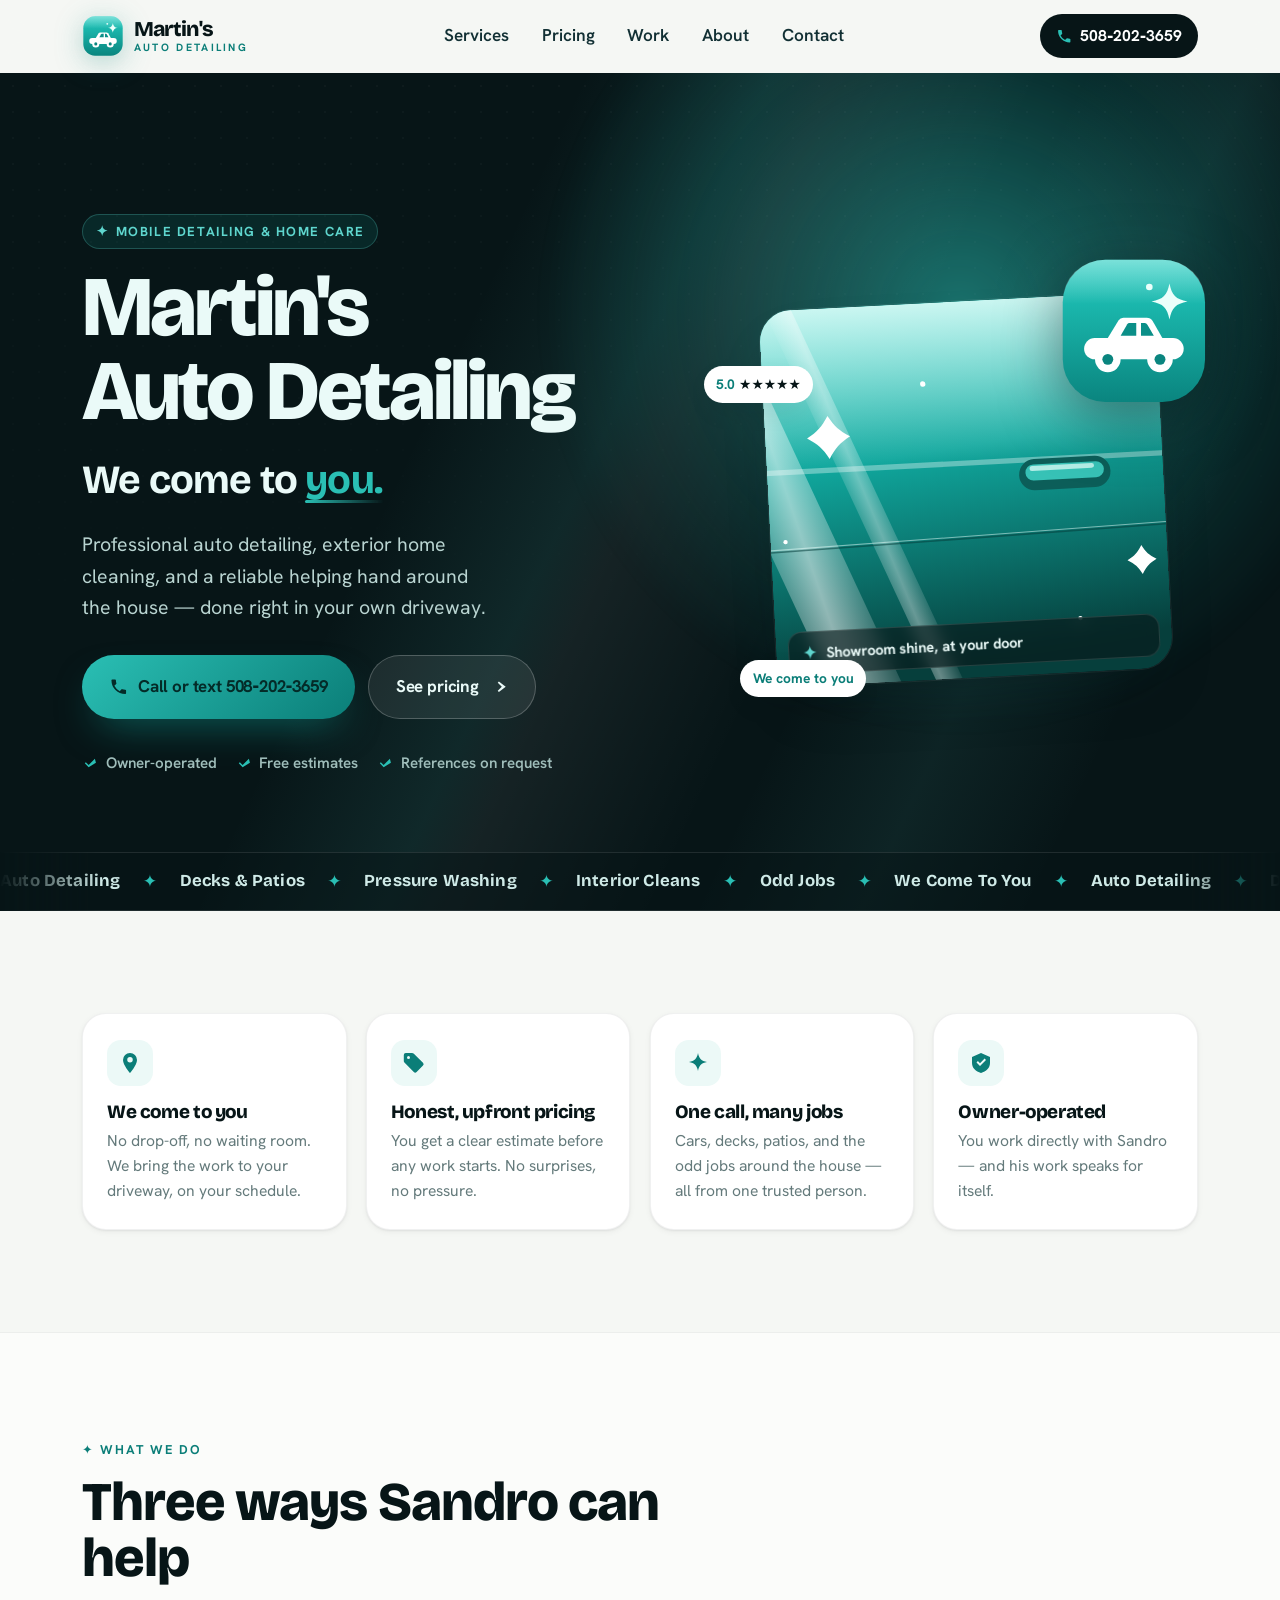
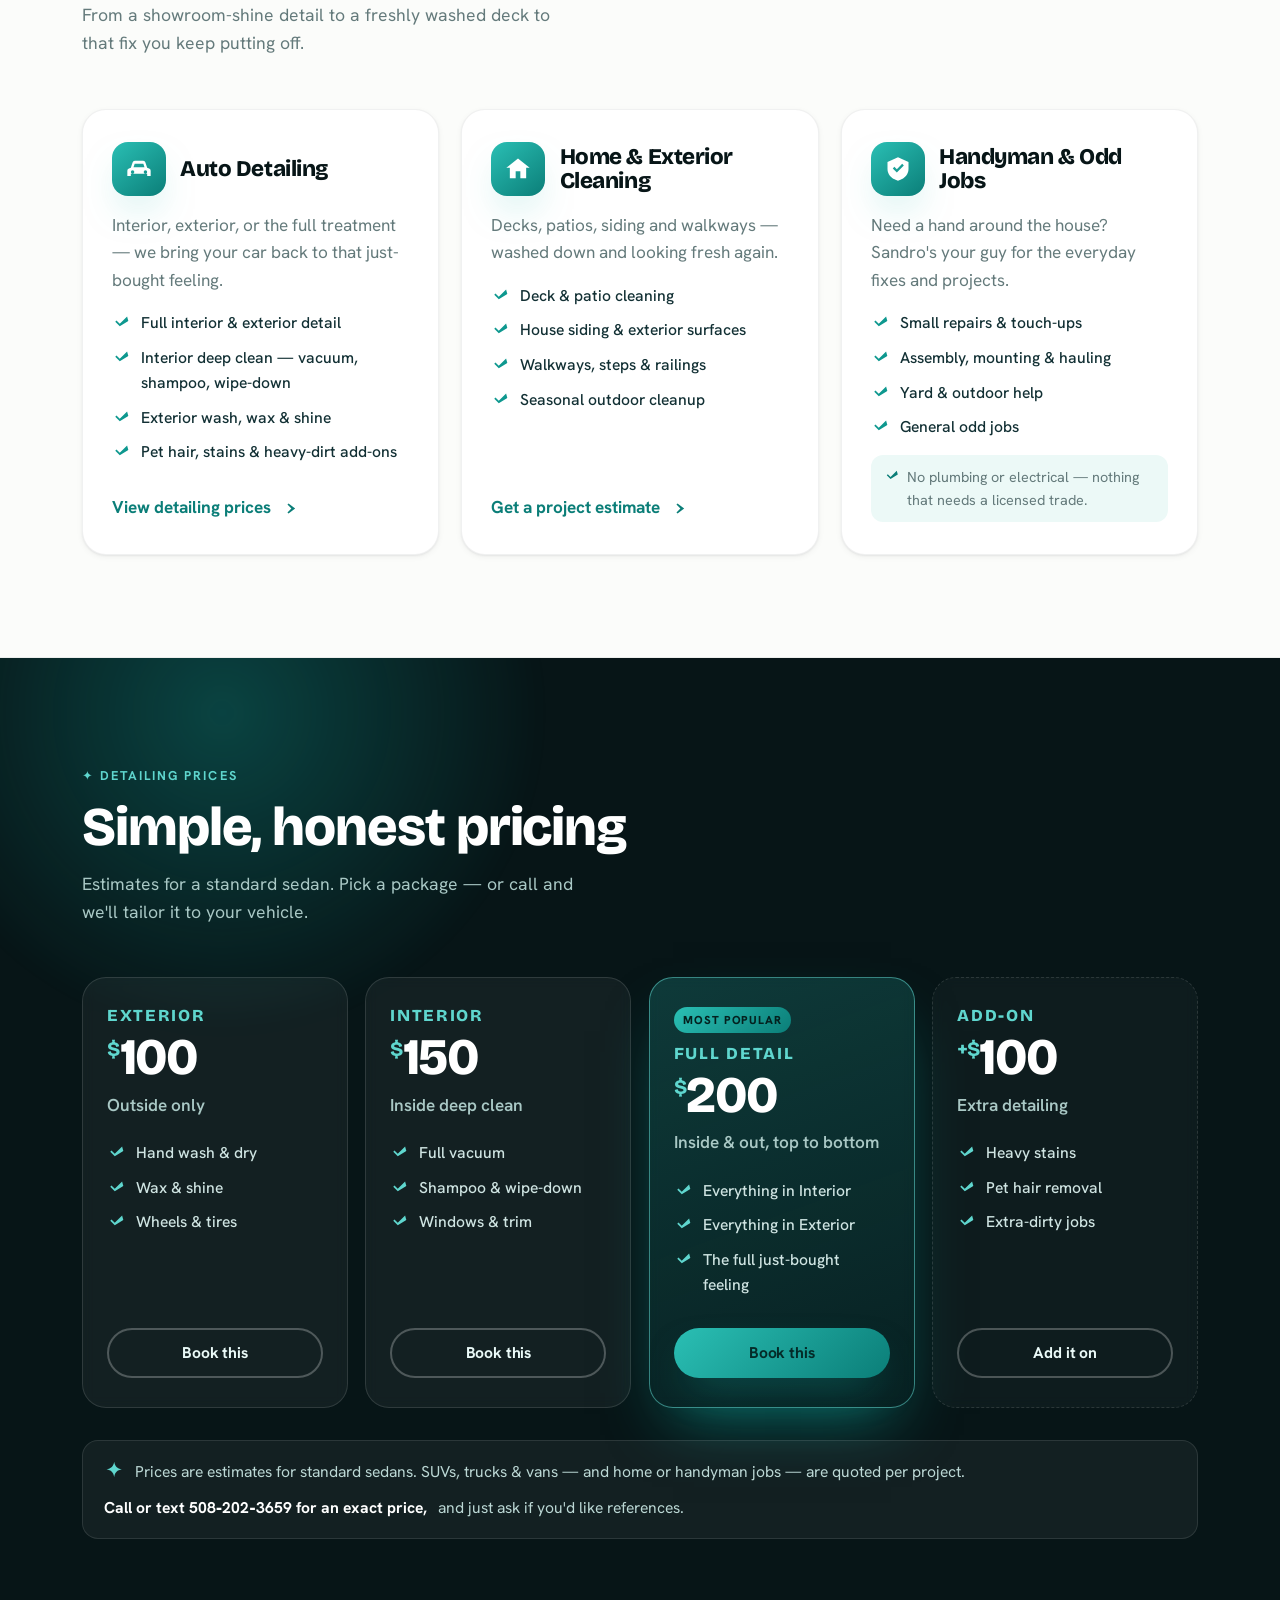
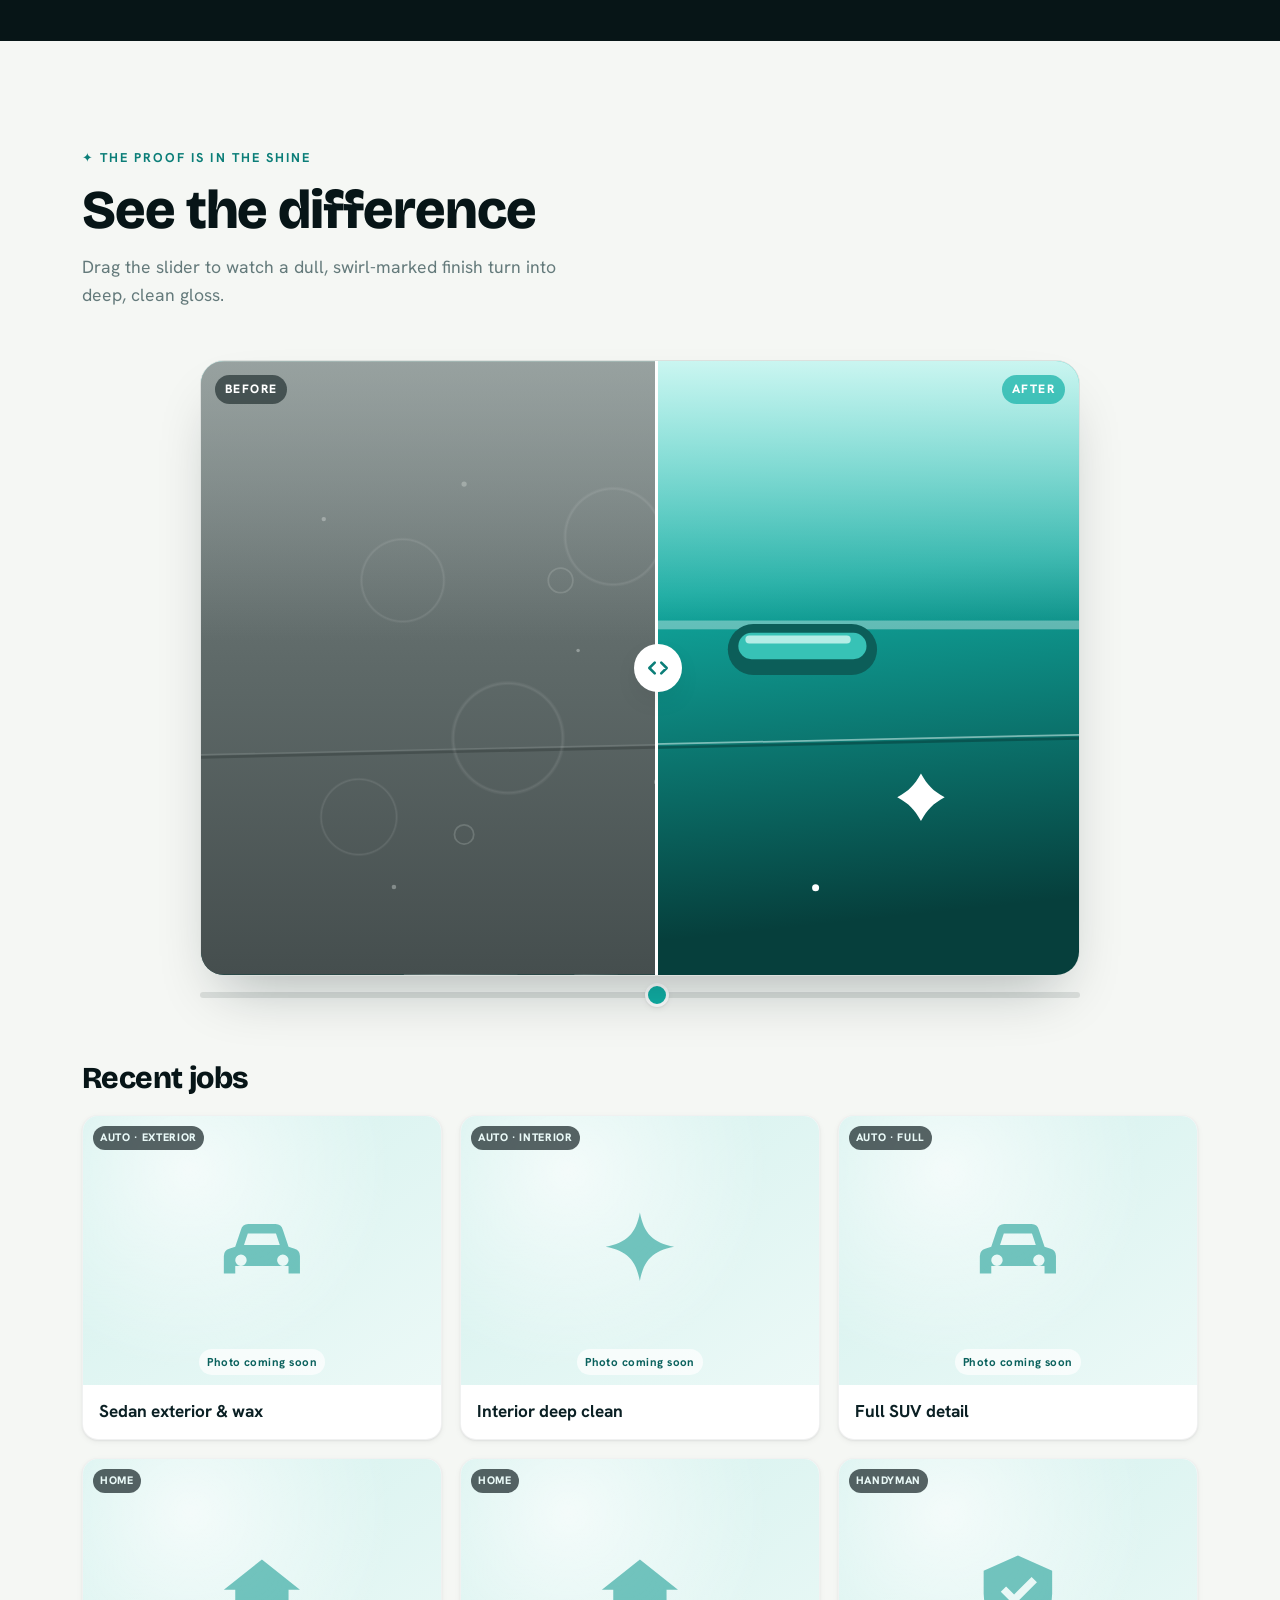
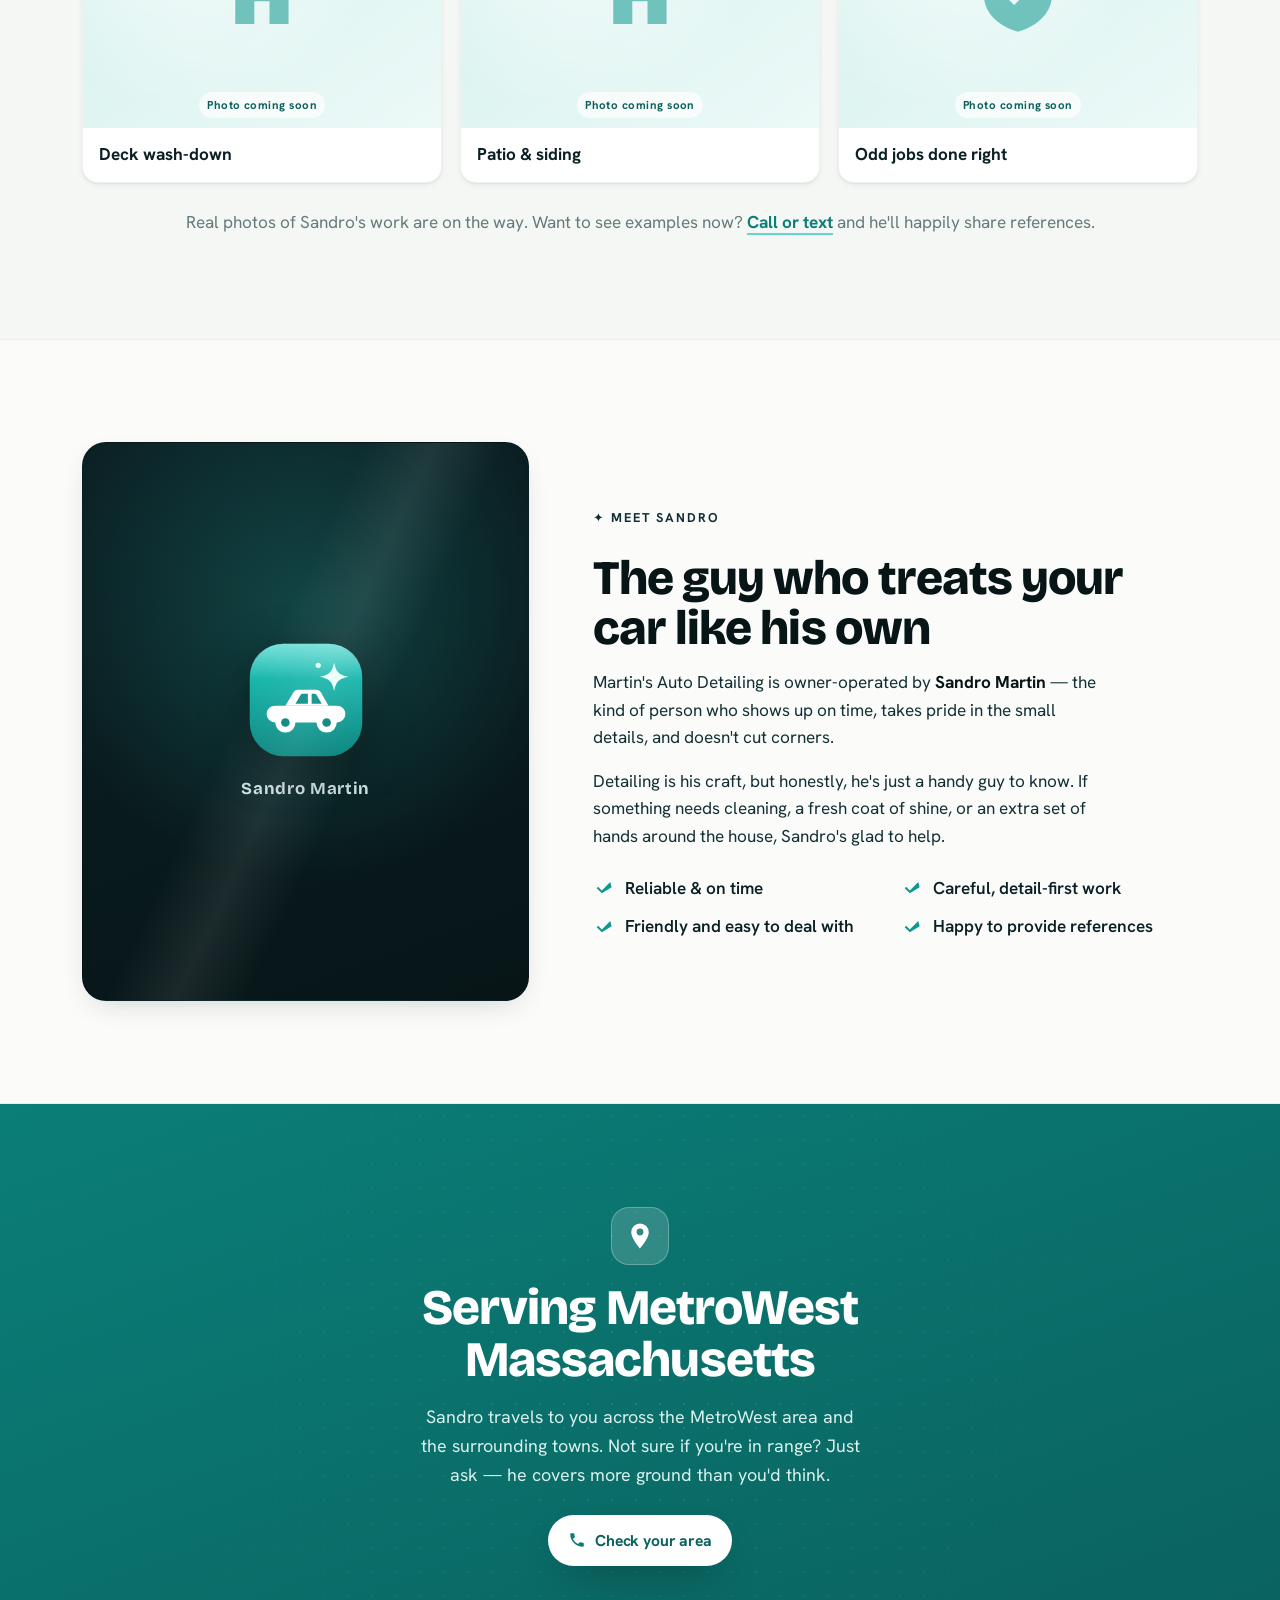
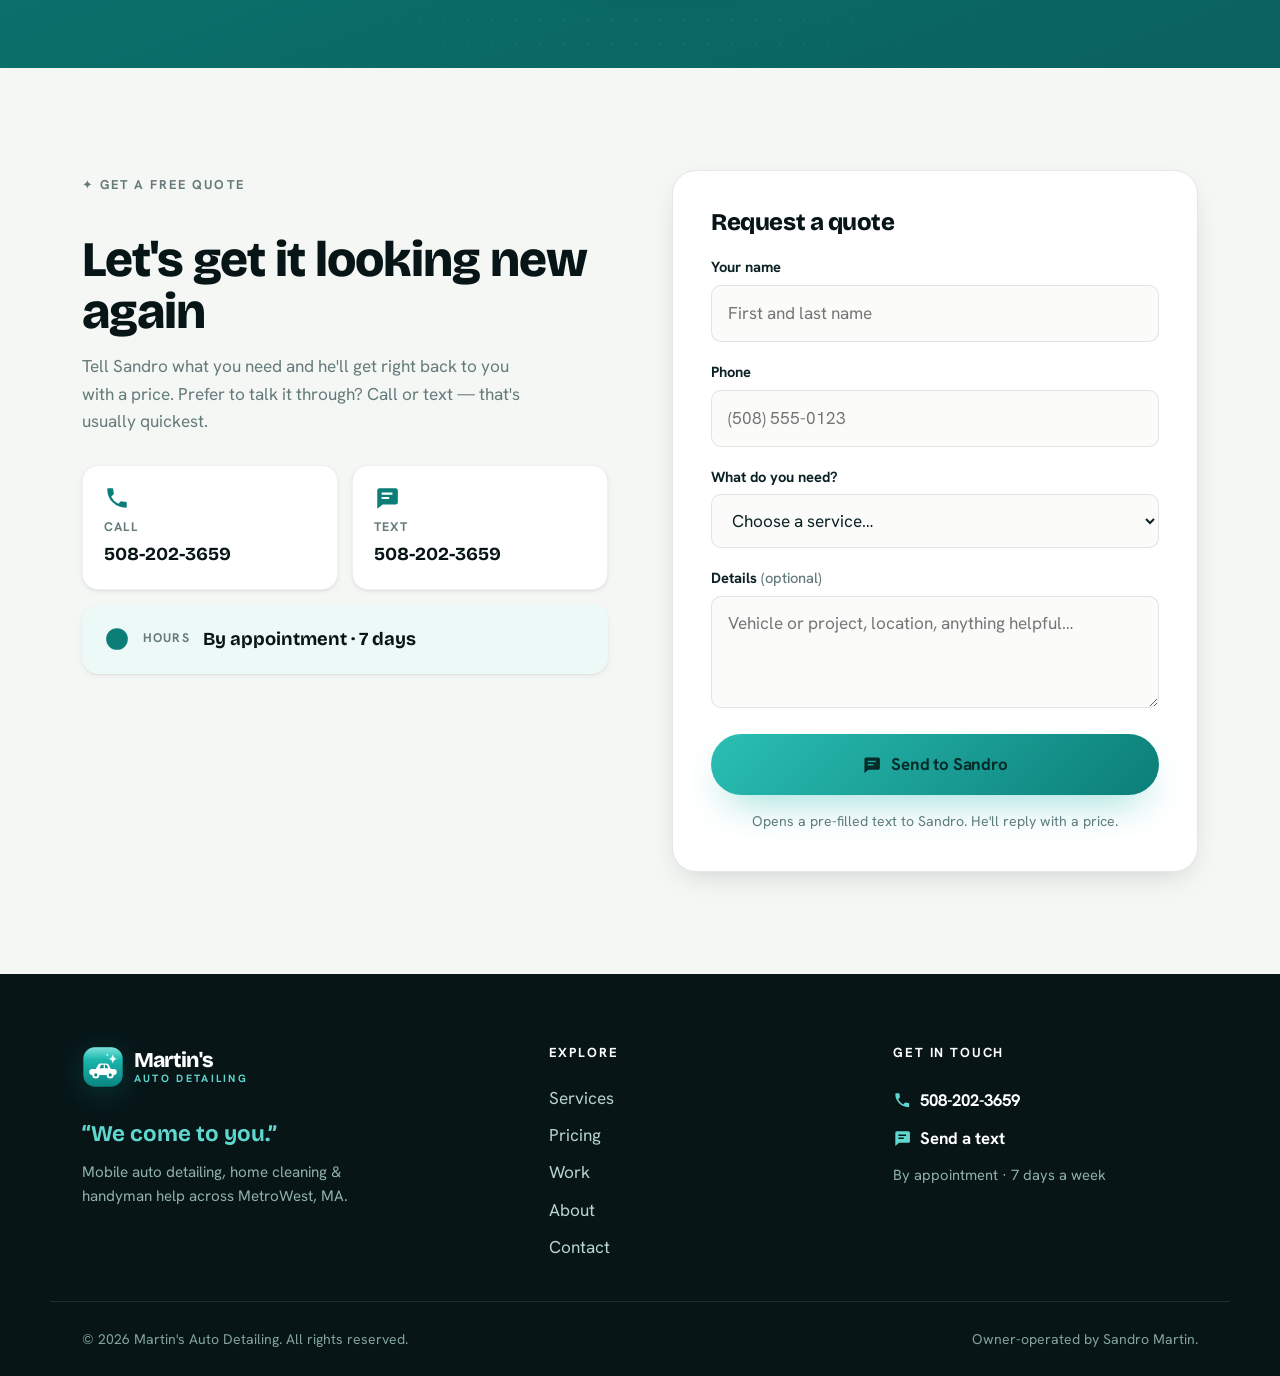
<file: index.html>
<!DOCTYPE html>
<html lang="en">
<head>
  <meta charset="UTF-8" />
  <meta name="viewport" content="width=device-width, initial-scale=1.0" />
  <title>Martin's Auto Detailing — Mobile Car Detailing &amp; Home Cleaning | MetroWest MA</title>
  <meta name="description" content="Owner-operated mobile auto detailing, exterior home cleaning, and handyman help across MetroWest Massachusetts. We come to you — call or text Sandro at 508-202-3659 for a free estimate." />
  <meta name="theme-color" content="#0B7E78" />
  <link rel="canonical" href="https://martinsautodetailing.com/" />

  <!-- Open Graph / social -->
  <meta property="og:type" content="website" />
  <meta property="og:title" content="Martin's Auto Detailing — We Come to You" />
  <meta property="og:description" content="Mobile auto detailing, exterior home cleaning &amp; handyman help across MetroWest MA. Call or text 508-202-3659." />
  <meta property="og:url" content="https://martinsautodetailing.com/" />
  <meta property="og:image" content="https://martinsautodetailing.com/assets/og-image.png" />
  <meta property="og:image:width" content="1200" />
  <meta property="og:image:height" content="630" />
  <meta name="twitter:card" content="summary_large_image" />
  <meta name="twitter:title" content="Martin's Auto Detailing — We Come to You" />
  <meta name="twitter:description" content="Mobile auto detailing, exterior home cleaning &amp; handyman help across MetroWest MA." />
  <meta name="twitter:image" content="https://martinsautodetailing.com/assets/og-image.png" />

  <!-- Icons -->
  <link rel="icon" type="image/svg+xml" href="assets/favicon.svg" />
  <link rel="apple-touch-icon" href="assets/apple-touch-icon.png" />

  <!-- Fonts -->
  <link rel="preconnect" href="https://fonts.googleapis.com" />
  <link rel="preconnect" href="https://fonts.gstatic.com" crossorigin />
  <link href="https://fonts.googleapis.com/css2?family=Bricolage+Grotesque:opsz,wght@12..96,600;12..96,700;12..96,800&family=Hanken+Grotesk:wght@400;500;600;700&display=swap" rel="stylesheet" />

  <link rel="stylesheet" href="styles.css" />

  <!-- Local business structured data (good for Google) -->
  <script type="application/ld+json">
  {
    "@context": "https://schema.org",
    "@type": "AutoWash",
    "name": "Martin's Auto Detailing",
    "image": "https://martinsautodetailing.com/assets/og-image.png",
    "url": "https://martinsautodetailing.com/",
    "telephone": "+1-508-202-3659",
    "description": "Owner-operated mobile auto detailing, exterior home cleaning, and handyman services. We come to you across MetroWest Massachusetts.",
    "priceRange": "$$",
    "areaServed": { "@type": "AdministrativeArea", "name": "MetroWest, Massachusetts" },
    "founder": { "@type": "Person", "name": "Sandro Martin" },
    "makesOffer": [
      { "@type": "Offer", "itemOffered": { "@type": "Service", "name": "Full Auto Detail (interior & exterior)" }, "price": "200", "priceCurrency": "USD" },
      { "@type": "Offer", "itemOffered": { "@type": "Service", "name": "Interior Detailing" }, "price": "150", "priceCurrency": "USD" },
      { "@type": "Offer", "itemOffered": { "@type": "Service", "name": "Exterior Detailing" }, "price": "100", "priceCurrency": "USD" },
      { "@type": "Offer", "itemOffered": { "@type": "Service", "name": "Exterior Home & Surface Cleaning" } },
      { "@type": "Offer", "itemOffered": { "@type": "Service", "name": "Handyman & Odd Jobs" } }
    ]
  }
  </script>
</head>
<body>
  <a class="skip-link" href="#main">Skip to content</a>

  <!-- Reusable SVG symbols -->
  <svg width="0" height="0" style="position:absolute" aria-hidden="true" focusable="false">
    <defs>
      <symbol id="mark" viewBox="0 0 64 64">
        <linearGradient id="m-badge" x1="0" y1="0" x2="0" y2="1">
          <stop offset="0" stop-color="#22CDC1" /><stop offset="1" stop-color="#0A857F" />
        </linearGradient>
        <linearGradient id="m-gloss" x1="0" y1="0" x2="0" y2="1">
          <stop offset="0" stop-color="#fff" stop-opacity="0.4" /><stop offset="0.55" stop-color="#fff" stop-opacity="0" />
        </linearGradient>
        <rect x="2" y="2" width="60" height="60" rx="18" fill="url(#m-badge)" />
        <rect x="2" y="2" width="60" height="34" rx="18" fill="url(#m-gloss)" />
        <g fill="#fff">
          <rect x="11" y="35" width="42" height="9" rx="4.5" />
          <path d="M21 35 L25.5 27.6 Q26.2 26.5 27.6 26.5 L37.4 26.5 Q39 26.5 39.9 27.8 L44 35 Z" />
        </g>
        <path d="M26.4 34 L29.2 29.2 Q29.5 28.7 30.1 28.7 L33 28.7 L33 34 Z" fill="#0B8F88" />
        <path d="M35 34 L35 28.7 L36.6 28.7 Q37.3 28.7 37.7 29.4 L40.4 34 Z" fill="#0B8F88" />
        <circle cx="21" cy="44" r="5.4" fill="#fff" /><circle cx="21" cy="44" r="2.3" fill="#0A857F" />
        <circle cx="43" cy="44" r="5.4" fill="#fff" /><circle cx="43" cy="44" r="2.3" fill="#0A857F" />
        <path d="M47 12 C48 17 49.6 18.6 54.6 19.6 C49.6 20.6 48 22.2 47 27.2 C46 22.2 44.4 20.6 39.4 19.6 C44.4 18.6 46 17 47 12 Z" fill="#EBFFFB" />
        <circle cx="38.5" cy="13.5" r="1.4" fill="#EBFFFB" />
      </symbol>
      <symbol id="i-spark" viewBox="0 0 24 24"><path d="M12 2c1 5.5 3.5 8 9 9-5.5 1-8 3.5-9 9-1-5.5-3.5-8-9-9 5.5-1 8-3.5 9-9Z"/></symbol>
      <symbol id="i-pin" viewBox="0 0 24 24"><path d="M12 2a7 7 0 0 0-7 7c0 5 7 13 7 13s7-8 7-13a7 7 0 0 0-7-7Zm0 9.5A2.5 2.5 0 1 1 12 6a2.5 2.5 0 0 1 0 5.5Z"/></symbol>
      <symbol id="i-tag" viewBox="0 0 24 24"><path d="M11.6 2.4 21 11.8a2 2 0 0 1 0 2.8l-6.4 6.4a2 2 0 0 1-2.8 0L2.4 11.6A2 2 0 0 1 1.8 10V4a2 2 0 0 1 2-2h6a2 2 0 0 1 1.6.4ZM6.5 8A1.5 1.5 0 1 0 5 6.5 1.5 1.5 0 0 0 6.5 8Z"/></symbol>
      <symbol id="i-hand" viewBox="0 0 24 24"><path d="M12 2 3 6v6c0 5 3.8 8.5 9 10 5.2-1.5 9-5 9-10V6l-9-4Zm-1 13-3.5-3.5 1.4-1.4L11 12.2l4.6-4.6 1.4 1.4L11 15Z"/></symbol>
      <symbol id="i-phone" viewBox="0 0 24 24"><path d="M6.6 10.8a15 15 0 0 0 6.6 6.6l2.2-2.2a1 1 0 0 1 1-.24 11.4 11.4 0 0 0 3.6.58 1 1 0 0 1 1 1V20a1 1 0 0 1-1 1A17 17 0 0 1 3 4a1 1 0 0 1 1-1h3.5a1 1 0 0 1 1 1 11.4 11.4 0 0 0 .58 3.6 1 1 0 0 1-.25 1l-2.23 2.2Z"/></symbol>
      <symbol id="i-msg" viewBox="0 0 24 24"><path d="M4 3h16a2 2 0 0 1 2 2v11a2 2 0 0 1-2 2H8l-5 4V5a2 2 0 0 1 2-2Zm3 6h10V7H7v2Zm0 4h7v-2H7v2Z"/></symbol>
      <symbol id="i-check" viewBox="0 0 24 24"><path d="M9.5 17.5 4 12l1.5-1.5 4 4 9-9L20 11 9.5 17.5Z"/></symbol>
      <symbol id="i-clock" viewBox="0 0 24 24"><path d="M12 2a10 10 0 1 0 0 20 10 10 0 0 0 0-20Zm1 10V6h-2v7l5.2 3.1 1-1.7L13 12Z"/></symbol>
      <symbol id="i-home" viewBox="0 0 24 24"><path d="M12 3 2 11h3v9h5v-6h4v6h5v-9h3L12 3Z"/></symbol>
      <symbol id="i-car" viewBox="0 0 24 24"><path d="M5 11l1.5-4.5A2 2 0 0 1 8.4 5h7.2a2 2 0 0 1 1.9 1.5L19 11l1.6.5A2 2 0 0 1 22 13.4V18h-3v-2H5v2H2v-4.6a2 2 0 0 1 1.4-1.9L5 11Zm2.3-.5h9.4l-1-3H8.3l-1 3ZM6.5 16A1.5 1.5 0 1 0 5 14.5 1.5 1.5 0 0 0 6.5 16Zm11 0A1.5 1.5 0 1 0 16 14.5 1.5 1.5 0 0 0 17.5 16Z"/></symbol>
      <symbol id="i-arrow" viewBox="0 0 24 24"><path d="M5 12h12l-5-5 1.4-1.4L21.8 12l-8.4 6.4L12 17l5-5H5Z"/></symbol>
    </defs>
  </svg>

  <!-- ============ HEADER ============ -->
  <header class="site-header" id="siteHeader">
    <div class="container header-inner">
      <a class="brand" href="#top" aria-label="Martin's Auto Detailing — home">
        <svg class="brand-mark" aria-hidden="true"><use href="#mark" /></svg>
        <span class="brand-text">
          <span class="brand-name">Martin's</span>
          <span class="brand-sub">Auto Detailing</span>
        </span>
      </a>

      <nav class="main-nav" id="mainNav" aria-label="Primary">
        <a href="#services">Services</a>
        <a href="#pricing">Pricing</a>
        <a href="#work">Work</a>
        <a href="#about">About</a>
        <a href="#contact">Contact</a>
      </nav>

      <div class="header-actions">
        <a class="btn btn-call" href="tel:+15082023659">
          <svg aria-hidden="true"><use href="#i-phone" /></svg>
          <span>508&#8209;202&#8209;3659</span>
        </a>
        <button class="nav-toggle" id="navToggle" aria-label="Open menu" aria-expanded="false" aria-controls="mainNav">
          <span></span><span></span><span></span>
        </button>
      </div>
    </div>
  </header>

  <main id="main">
    <!-- ============ HERO ============ -->
    <section class="hero" id="top">
      <div class="hero-bg" aria-hidden="true">
        <div class="hero-glow"></div>
        <div class="hero-streak"></div>
        <div class="hero-grid"></div>
      </div>
      <div class="container hero-inner">
        <div class="hero-copy">
          <p class="eyebrow reveal"><svg aria-hidden="true"><use href="#i-spark" /></svg> Mobile detailing &amp; home care</p>
          <h1 class="hero-title">
            <span class="reveal">Martin's</span>
            <span class="reveal">Auto Detailing</span>
          </h1>
          <p class="hero-tagline reveal">We come to <em>you.</em></p>
          <p class="hero-lead reveal">Professional auto detailing, exterior home cleaning, and a reliable helping hand around the house — done right in your own driveway.</p>
          <div class="hero-cta reveal">
            <a class="btn btn-primary btn-lg" href="tel:+15082023659">
              <svg aria-hidden="true"><use href="#i-phone" /></svg> Call or text 508&#8209;202&#8209;3659
            </a>
            <a class="btn btn-ghost btn-lg" href="#pricing">See pricing <svg aria-hidden="true"><use href="#i-arrow" /></svg></a>
          </div>
          <ul class="hero-trust reveal">
            <li><svg aria-hidden="true"><use href="#i-check" /></svg> Owner-operated</li>
            <li><svg aria-hidden="true"><use href="#i-check" /></svg> Free estimates</li>
            <li><svg aria-hidden="true"><use href="#i-check" /></svg> References on request</li>
          </ul>
        </div>

        <div class="hero-visual reveal" aria-hidden="true">
          <div class="hero-card">
            <img src="assets/after.svg" alt="" loading="eager" />
            <div class="hero-card-label">
              <svg aria-hidden="true"><use href="#i-spark" /></svg>
              Showroom shine, at your door
            </div>
          </div>
          <svg class="hero-badge"><use href="#mark" /></svg>
          <div class="hero-chip hero-chip-1"><strong>5.0</strong> ★★★★★</div>
          <div class="hero-chip hero-chip-2">We come to you</div>
        </div>
      </div>

      <!-- marquee -->
      <div class="marquee" aria-hidden="true">
        <div class="marquee-track">
          <span>Auto Detailing</span><i>✦</i><span>Decks &amp; Patios</span><i>✦</i><span>Pressure Washing</span><i>✦</i><span>Interior Cleans</span><i>✦</i><span>Odd Jobs</span><i>✦</i><span>We Come To You</span><i>✦</i>
          <span>Auto Detailing</span><i>✦</i><span>Decks &amp; Patios</span><i>✦</i><span>Pressure Washing</span><i>✦</i><span>Interior Cleans</span><i>✦</i><span>Odd Jobs</span><i>✦</i><span>We Come To You</span><i>✦</i>
        </div>
      </div>
    </section>

    <!-- ============ VALUE PROPS ============ -->
    <section class="values" aria-label="Why choose Martin's Auto Detailing">
      <div class="container values-grid">
        <article class="value reveal">
          <svg class="value-ico" aria-hidden="true"><use href="#i-pin" /></svg>
          <h3>We come to you</h3>
          <p>No drop-off, no waiting room. We bring the work to your driveway, on your schedule.</p>
        </article>
        <article class="value reveal">
          <svg class="value-ico" aria-hidden="true"><use href="#i-tag" /></svg>
          <h3>Honest, upfront pricing</h3>
          <p>You get a clear estimate before any work starts. No surprises, no pressure.</p>
        </article>
        <article class="value reveal">
          <svg class="value-ico" aria-hidden="true"><use href="#i-spark" /></svg>
          <h3>One call, many jobs</h3>
          <p>Cars, decks, patios, and the odd jobs around the house — all from one trusted person.</p>
        </article>
        <article class="value reveal">
          <svg class="value-ico" aria-hidden="true"><use href="#i-hand" /></svg>
          <h3>Owner-operated</h3>
          <p>You work directly with Sandro — and his work speaks for itself.</p>
        </article>
      </div>
    </section>

    <!-- ============ SERVICES ============ -->
    <section class="services" id="services">
      <div class="container">
        <header class="section-head reveal">
          <p class="kicker">What we do</p>
          <h2>Three ways Sandro can help</h2>
          <p class="section-sub">From a showroom-shine detail to a freshly washed deck to that fix you keep putting off.</p>
        </header>

        <div class="service-list">
          <article class="service-card reveal">
            <div class="service-head">
              <svg class="service-ico" aria-hidden="true"><use href="#i-car" /></svg>
              <h3>Auto Detailing</h3>
            </div>
            <p>Interior, exterior, or the full treatment — we bring your car back to that just-bought feeling.</p>
            <ul class="ticks">
              <li><svg aria-hidden="true"><use href="#i-check" /></svg> Full interior &amp; exterior detail</li>
              <li><svg aria-hidden="true"><use href="#i-check" /></svg> Interior deep clean — vacuum, shampoo, wipe-down</li>
              <li><svg aria-hidden="true"><use href="#i-check" /></svg> Exterior wash, wax &amp; shine</li>
              <li><svg aria-hidden="true"><use href="#i-check" /></svg> Pet hair, stains &amp; heavy-dirt add-ons</li>
            </ul>
            <a class="link-arrow" href="#pricing">View detailing prices <svg aria-hidden="true"><use href="#i-arrow" /></svg></a>
          </article>

          <article class="service-card reveal">
            <div class="service-head">
              <svg class="service-ico" aria-hidden="true"><use href="#i-home" /></svg>
              <h3>Home &amp; Exterior Cleaning</h3>
            </div>
            <p>Decks, patios, siding and walkways — washed down and looking fresh again.</p>
            <ul class="ticks">
              <li><svg aria-hidden="true"><use href="#i-check" /></svg> Deck &amp; patio cleaning</li>
              <li><svg aria-hidden="true"><use href="#i-check" /></svg> House siding &amp; exterior surfaces</li>
              <li><svg aria-hidden="true"><use href="#i-check" /></svg> Walkways, steps &amp; railings</li>
              <li><svg aria-hidden="true"><use href="#i-check" /></svg> Seasonal outdoor cleanup</li>
            </ul>
            <a class="link-arrow" href="#contact">Get a project estimate <svg aria-hidden="true"><use href="#i-arrow" /></svg></a>
          </article>

          <article class="service-card reveal">
            <div class="service-head">
              <svg class="service-ico" aria-hidden="true"><use href="#i-hand" /></svg>
              <h3>Handyman &amp; Odd Jobs</h3>
            </div>
            <p>Need a hand around the house? Sandro's your guy for the everyday fixes and projects.</p>
            <ul class="ticks">
              <li><svg aria-hidden="true"><use href="#i-check" /></svg> Small repairs &amp; touch-ups</li>
              <li><svg aria-hidden="true"><use href="#i-check" /></svg> Assembly, mounting &amp; hauling</li>
              <li><svg aria-hidden="true"><use href="#i-check" /></svg> Yard &amp; outdoor help</li>
              <li><svg aria-hidden="true"><use href="#i-check" /></svg> General odd jobs</li>
            </ul>
            <p class="fineprint"><svg aria-hidden="true"><use href="#i-check" /></svg> No plumbing or electrical — nothing that needs a licensed trade.</p>
          </article>
        </div>
      </div>
    </section>

    <!-- ============ PRICING ============ -->
    <section class="pricing" id="pricing">
      <div class="container">
        <header class="section-head reveal">
          <p class="kicker">Detailing prices</p>
          <h2>Simple, honest pricing</h2>
          <p class="section-sub">Estimates for a standard sedan. Pick a package — or call and we'll tailor it to your vehicle.</p>
        </header>

        <div class="price-grid">
          <article class="price-card reveal">
            <h3>Exterior</h3>
            <p class="price"><span>$</span>100</p>
            <p class="price-for">Outside only</p>
            <ul class="ticks">
              <li><svg aria-hidden="true"><use href="#i-check" /></svg> Hand wash &amp; dry</li>
              <li><svg aria-hidden="true"><use href="#i-check" /></svg> Wax &amp; shine</li>
              <li><svg aria-hidden="true"><use href="#i-check" /></svg> Wheels &amp; tires</li>
            </ul>
            <a class="btn btn-outline" href="tel:+15082023659">Book this</a>
          </article>

          <article class="price-card reveal">
            <h3>Interior</h3>
            <p class="price"><span>$</span>150</p>
            <p class="price-for">Inside deep clean</p>
            <ul class="ticks">
              <li><svg aria-hidden="true"><use href="#i-check" /></svg> Full vacuum</li>
              <li><svg aria-hidden="true"><use href="#i-check" /></svg> Shampoo &amp; wipe-down</li>
              <li><svg aria-hidden="true"><use href="#i-check" /></svg> Windows &amp; trim</li>
            </ul>
            <a class="btn btn-outline" href="tel:+15082023659">Book this</a>
          </article>

          <article class="price-card price-featured reveal">
            <span class="price-flag">Most popular</span>
            <h3>Full Detail</h3>
            <p class="price"><span>$</span>200</p>
            <p class="price-for">Inside &amp; out, top to bottom</p>
            <ul class="ticks">
              <li><svg aria-hidden="true"><use href="#i-check" /></svg> Everything in Interior</li>
              <li><svg aria-hidden="true"><use href="#i-check" /></svg> Everything in Exterior</li>
              <li><svg aria-hidden="true"><use href="#i-check" /></svg> The full just-bought feeling</li>
            </ul>
            <a class="btn btn-primary" href="tel:+15082023659">Book this</a>
          </article>

          <article class="price-card price-addon reveal">
            <h3>Add-on</h3>
            <p class="price"><span>+$</span>100</p>
            <p class="price-for">Extra detailing</p>
            <ul class="ticks">
              <li><svg aria-hidden="true"><use href="#i-check" /></svg> Heavy stains</li>
              <li><svg aria-hidden="true"><use href="#i-check" /></svg> Pet hair removal</li>
              <li><svg aria-hidden="true"><use href="#i-check" /></svg> Extra-dirty jobs</li>
            </ul>
            <a class="btn btn-outline" href="tel:+15082023659">Add it on</a>
          </article>
        </div>

        <p class="price-note reveal">
          <svg aria-hidden="true"><use href="#i-spark" /></svg>
          Prices are estimates for standard sedans. SUVs, trucks &amp; vans — and home or handyman jobs — are quoted per project.
          <strong>Call or text 508&#8209;202&#8209;3659 for an exact price,</strong> and just ask if you'd like references.
        </p>
      </div>
    </section>

    <!-- ============ WORK / GALLERY ============ -->
    <section class="work" id="work">
      <div class="container">
        <header class="section-head reveal">
          <p class="kicker">The proof is in the shine</p>
          <h2>See the difference</h2>
          <p class="section-sub">Drag the slider to watch a dull, swirl-marked finish turn into deep, clean gloss.</p>
        </header>

        <div class="ba reveal" id="beforeAfter">
          <div class="ba-frame">
            <img class="ba-after" src="assets/after.svg" alt="Car paint after detailing — deep, glossy and clean" />
            <div class="ba-before-wrap" id="baBeforeWrap">
              <img class="ba-before" src="assets/before.svg" alt="Car paint before detailing — dull, dusty and swirl-marked" />
            </div>
            <span class="ba-tag ba-tag-before">Before</span>
            <span class="ba-tag ba-tag-after">After</span>
            <div class="ba-handle" id="baHandle">
              <svg viewBox="0 0 24 24" aria-hidden="true"><path d="M9 7l-5 5 5 5M15 7l5 5-5 5" fill="none" stroke="currentColor" stroke-width="2.4" stroke-linecap="round" stroke-linejoin="round"/></svg>
            </div>
          </div>
          <input type="range" min="0" max="100" value="52" class="ba-range" id="baRange" aria-label="Reveal before and after detailing" />
        </div>

        <h3 class="gallery-title reveal">Recent jobs</h3>
        <div class="gallery">
          <figure class="shot reveal" data-cat="Auto · Exterior"><div class="shot-img"><svg aria-hidden="true"><use href="#i-car" /></svg></div><figcaption>Sedan exterior &amp; wax</figcaption></figure>
          <figure class="shot reveal" data-cat="Auto · Interior"><div class="shot-img"><svg aria-hidden="true"><use href="#i-spark" /></svg></div><figcaption>Interior deep clean</figcaption></figure>
          <figure class="shot reveal" data-cat="Auto · Full"><div class="shot-img"><svg aria-hidden="true"><use href="#i-car" /></svg></div><figcaption>Full SUV detail</figcaption></figure>
          <figure class="shot reveal" data-cat="Home"><div class="shot-img"><svg aria-hidden="true"><use href="#i-home" /></svg></div><figcaption>Deck wash-down</figcaption></figure>
          <figure class="shot reveal" data-cat="Home"><div class="shot-img"><svg aria-hidden="true"><use href="#i-home" /></svg></div><figcaption>Patio &amp; siding</figcaption></figure>
          <figure class="shot reveal" data-cat="Handyman"><div class="shot-img"><svg aria-hidden="true"><use href="#i-hand" /></svg></div><figcaption>Odd jobs done right</figcaption></figure>
        </div>
        <p class="gallery-note reveal">Real photos of Sandro's work are on the way. Want to see examples now? <a href="tel:+15082023659">Call or text</a> and he'll happily share references.</p>
      </div>
    </section>

    <!-- ============ ABOUT ============ -->
    <section class="about" id="about">
      <div class="container about-inner">
        <div class="about-portrait reveal" aria-hidden="true">
          <div class="portrait-ph">
            <svg><use href="#mark" /></svg>
            <span>Sandro Martin</span>
          </div>
        </div>
        <div class="about-copy reveal">
          <p class="kicker">Meet Sandro</p>
          <h2>The guy who treats your car like his own</h2>
          <p>Martin's Auto Detailing is owner-operated by <strong>Sandro Martin</strong> — the kind of person who shows up on time, takes pride in the small details, and doesn't cut corners.</p>
          <p>Detailing is his craft, but honestly, he's just a handy guy to know. If something needs cleaning, a fresh coat of shine, or an extra set of hands around the house, Sandro's glad to help.</p>
          <ul class="about-points">
            <li><svg aria-hidden="true"><use href="#i-check" /></svg> Reliable &amp; on time</li>
            <li><svg aria-hidden="true"><use href="#i-check" /></svg> Careful, detail-first work</li>
            <li><svg aria-hidden="true"><use href="#i-check" /></svg> Friendly and easy to deal with</li>
            <li><svg aria-hidden="true"><use href="#i-check" /></svg> Happy to provide references</li>
          </ul>
        </div>
      </div>
    </section>

    <!-- ============ SERVICE AREA ============ -->
    <section class="area" aria-label="Service area">
      <div class="container area-inner reveal">
        <svg class="area-ico" aria-hidden="true"><use href="#i-pin" /></svg>
        <h2>Serving MetroWest Massachusetts</h2>
        <p>Sandro travels to you across the MetroWest area and the surrounding towns. Not sure if you're in range? Just ask — he covers more ground than you'd think.</p>
        <a class="btn btn-primary" href="tel:+15082023659"><svg aria-hidden="true"><use href="#i-phone" /></svg> Check your area</a>
      </div>
    </section>

    <!-- ============ CONTACT ============ -->
    <section class="contact" id="contact">
      <div class="container contact-inner">
        <div class="contact-copy reveal">
          <p class="kicker">Get a free quote</p>
          <h2>Let's get it looking new again</h2>
          <p>Tell Sandro what you need and he'll get right back to you with a price. Prefer to talk it through? Call or text — that's usually quickest.</p>

          <div class="contact-cards">
            <a class="contact-card" href="tel:+15082023659">
              <svg aria-hidden="true"><use href="#i-phone" /></svg>
              <span class="cc-label">Call</span>
              <span class="cc-value">508-202-3659</span>
            </a>
            <a class="contact-card" href="sms:+15082023659">
              <svg aria-hidden="true"><use href="#i-msg" /></svg>
              <span class="cc-label">Text</span>
              <span class="cc-value">508-202-3659</span>
            </a>
            <div class="contact-card contact-card-static">
              <svg aria-hidden="true"><use href="#i-clock" /></svg>
              <span class="cc-label">Hours</span>
              <span class="cc-value">By appointment · 7 days</span>
            </div>
          </div>
        </div>

        <form class="quote-form reveal" id="quoteForm" novalidate>
          <h3>Request a quote</h3>
          <div class="field">
            <label for="qName">Your name</label>
            <input id="qName" name="name" type="text" autocomplete="name" placeholder="First and last name" required />
          </div>
          <div class="field">
            <label for="qPhone">Phone</label>
            <input id="qPhone" name="phone" type="tel" autocomplete="tel" placeholder="(508) 555-0123" required />
          </div>
          <div class="field">
            <label for="qService">What do you need?</label>
            <select id="qService" name="service" required>
              <option value="" disabled selected>Choose a service…</option>
              <option>Auto detailing</option>
              <option>Home &amp; exterior cleaning</option>
              <option>Handyman / odd jobs</option>
              <option>Something else</option>
            </select>
          </div>
          <div class="field">
            <label for="qMsg">Details <span class="opt">(optional)</span></label>
            <textarea id="qMsg" name="message" rows="3" placeholder="Vehicle or project, location, anything helpful…"></textarea>
          </div>
          <button type="submit" class="btn btn-primary btn-lg btn-block">
            <svg aria-hidden="true"><use href="#i-msg" /></svg> Send to Sandro
          </button>
          <p class="form-hint" id="formHint">Opens a pre-filled text to Sandro. He'll reply with a price.</p>
        </form>
      </div>
    </section>
  </main>

  <!-- ============ FOOTER ============ -->
  <footer class="site-footer">
    <div class="container footer-inner">
      <div class="footer-brand">
        <a class="brand" href="#top" aria-label="Martin's Auto Detailing — home">
          <svg class="brand-mark" aria-hidden="true"><use href="#mark" /></svg>
          <span class="brand-text">
            <span class="brand-name">Martin's</span>
            <span class="brand-sub">Auto Detailing</span>
          </span>
        </a>
        <p class="footer-slogan">“We come to you.”</p>
        <p class="footer-area">Mobile auto detailing, home cleaning &amp; handyman help across MetroWest, MA.</p>
      </div>

      <nav class="footer-nav" aria-label="Footer">
        <h4>Explore</h4>
        <a href="#services">Services</a>
        <a href="#pricing">Pricing</a>
        <a href="#work">Work</a>
        <a href="#about">About</a>
        <a href="#contact">Contact</a>
      </nav>

      <div class="footer-contact">
        <h4>Get in touch</h4>
        <a class="footer-phone" href="tel:+15082023659"><svg aria-hidden="true"><use href="#i-phone" /></svg> 508-202-3659</a>
        <a class="footer-phone" href="sms:+15082023659"><svg aria-hidden="true"><use href="#i-msg" /></svg> Send a text</a>
        <p class="footer-hours">By appointment · 7 days a week</p>
      </div>
    </div>
    <div class="container footer-bottom">
      <p>&copy; <span id="year">2026</span> Martin's Auto Detailing. All rights reserved.</p>
      <p>Owner-operated by Sandro Martin.</p>
    </div>
  </footer>

  <!-- Floating mobile call button -->
  <a class="fab-call" href="tel:+15082023659" aria-label="Call Martin's Auto Detailing">
    <svg aria-hidden="true"><use href="#i-phone" /></svg>
  </a>

  <script src="script.js"></script>
</body>
</html>
</file>
<file: styles.css>
/* ============================================================
   Martin's Auto Detailing — styles
   Brand: teal-on-ink "make it shine" identity (from the van)
   Type: Bricolage Grotesque (display) + Hanken Grotesk (text)
   ============================================================ */

:root {
  /* Brand teal */
  --teal-50:  #ECF9F7;
  --teal-100: #D3F1ED;
  --teal-300: #5FD6CE;
  --teal-400: #2ABFB4;
  --teal:     #10B0A6;
  --teal-600: #0E988F;
  --teal-700: #0B7E78;
  --teal-800: #0A615D;

  /* Ink / neutrals */
  --ink-900: #071517;
  --ink-800: #0B2024;
  --ink-700: #123034;
  --ink-500: #3C5557;
  --ink-400: #5E7375;
  --muted:   #647A7B;

  --paper:   #F5F7F4;
  --paper-2: #FBFCFA;
  --cream:   #FFFFFF;
  --line:    rgba(8, 23, 26, 0.10);
  --line-2:  rgba(8, 23, 26, 0.06);

  --shadow-sm: 0 1px 2px rgba(8,23,26,.06), 0 2px 6px rgba(8,23,26,.05);
  --shadow-md: 0 10px 30px -12px rgba(8,23,26,.22);
  --shadow-lg: 0 30px 60px -22px rgba(8,23,26,.30);
  --shadow-teal: 0 18px 40px -16px rgba(16,176,166,.55);

  --r-sm: 10px;
  --r-md: 16px;
  --r-lg: 24px;
  --r-xl: 32px;

  --container: 1180px;
  --pad: clamp(1.1rem, 4vw, 2rem);

  --font-display: "Bricolage Grotesque", "Hanken Grotesk", system-ui, sans-serif;
  --font-body: "Hanken Grotesk", system-ui, -apple-system, sans-serif;

  --ease: cubic-bezier(.2, .7, .2, 1);
}

/* ---------- Reset / base ---------- */
*, *::before, *::after { box-sizing: border-box; }
* { margin: 0; }
html { scroll-behavior: smooth; -webkit-text-size-adjust: 100%; }

body {
  font-family: var(--font-body);
  color: var(--ink-800);
  background: var(--paper);
  line-height: 1.6;
  font-size: clamp(1rem, 0.97rem + 0.2vw, 1.075rem);
  -webkit-font-smoothing: antialiased;
  text-rendering: optimizeLegibility;
  overflow-x: hidden;
}

img, svg { display: block; max-width: 100%; }
a { color: inherit; text-decoration: none; }
ul { list-style: none; padding: 0; }
button { font: inherit; cursor: pointer; border: none; background: none; color: inherit; }
input, select, textarea { font: inherit; color: inherit; }

h1, h2, h3, h4 { font-family: var(--font-display); font-weight: 800; line-height: 1.04; letter-spacing: -0.02em; }

.container { width: 100%; max-width: var(--container); margin-inline: auto; padding-inline: var(--pad); }

.skip-link {
  position: absolute; left: -999px; top: 0; z-index: 200;
  background: var(--ink-900); color: #fff; padding: .7rem 1.1rem; border-radius: 0 0 var(--r-sm) 0;
}
.skip-link:focus { left: 0; }

:focus-visible { outline: 3px solid var(--teal-400); outline-offset: 3px; border-radius: 4px; }

/* ---------- Buttons ---------- */
.btn {
  --bg: var(--ink-900); --fg: #fff;
  display: inline-flex; align-items: center; justify-content: center; gap: .55em;
  background: var(--bg); color: var(--fg);
  font-weight: 700; font-size: .98rem; letter-spacing: -0.01em;
  padding: .82em 1.3em; border-radius: 999px;
  position: relative; overflow: hidden; isolation: isolate;
  transition: transform .25s var(--ease), box-shadow .25s var(--ease), background .2s;
  white-space: nowrap;
}
.btn svg { width: 1.15em; height: 1.15em; fill: currentColor; flex: none; }
.btn::after {
  content: ""; position: absolute; inset: 0; z-index: -1;
  background: linear-gradient(110deg, transparent 30%, rgba(255,255,255,.28) 50%, transparent 70%);
  transform: translateX(-120%); transition: transform .6s var(--ease);
}
.btn:hover { transform: translateY(-2px); box-shadow: var(--shadow-md); }
.btn:hover::after { transform: translateX(120%); }
.btn:active { transform: translateY(0); }

.btn-primary { --bg: linear-gradient(135deg, var(--teal-400), var(--teal-700)); --fg: #04211f; color: #042b28; box-shadow: var(--shadow-teal); }
.btn-primary:hover { box-shadow: 0 22px 46px -16px rgba(16,176,166,.7); }
.btn-outline { --bg: transparent; --fg: var(--ink-900); border: 2px solid var(--line); padding: calc(.82em - 2px) calc(1.3em - 2px); }
.btn-outline:hover { border-color: var(--teal); color: var(--teal-700); }
.btn-ghost { --bg: rgba(255,255,255,.08); --fg: #eafaf8; border: 1.5px solid rgba(255,255,255,.22); backdrop-filter: blur(6px); }
.btn-ghost:hover { background: rgba(255,255,255,.16); }
.btn-lg { font-size: 1.06rem; padding: 1.02em 1.6em; }
.btn-block { width: 100%; }

.link-arrow {
  display: inline-flex; align-items: center; gap: .4em;
  font-weight: 700; color: var(--teal-700); margin-top: auto;
}
.link-arrow svg { width: 1.1em; height: 1.1em; fill: currentColor; transition: transform .25s var(--ease); }
.link-arrow:hover svg { transform: translateX(4px); }

/* ---------- Header ---------- */
.site-header {
  position: sticky; top: 0; z-index: 100;
  background: rgba(245,247,244,.72);
  backdrop-filter: saturate(1.4) blur(14px);
  border-bottom: 1px solid transparent;
  transition: background .3s, border-color .3s, box-shadow .3s;
}
.site-header.scrolled { background: rgba(245,247,244,.9); border-bottom-color: var(--line); box-shadow: var(--shadow-sm); }
.header-inner { display: flex; align-items: center; justify-content: space-between; gap: 1rem; height: 72px; }

.brand { display: inline-flex; align-items: center; gap: .6rem; }
.brand-mark { width: 42px; height: 42px; filter: drop-shadow(0 6px 14px rgba(11,126,120,.3)); transition: transform .3s var(--ease); }
.brand:hover .brand-mark { transform: rotate(-6deg) scale(1.05); }
.brand-text { display: flex; flex-direction: column; line-height: 1; }
.brand-name { font-family: var(--font-display); font-weight: 800; font-size: 1.32rem; letter-spacing: -0.03em; color: var(--ink-900); }
.brand-sub { font-size: .66rem; font-weight: 700; letter-spacing: .22em; text-transform: uppercase; color: var(--teal-700); margin-top: 2px; }

.main-nav { display: flex; gap: .35rem; }
.main-nav a {
  padding: .5rem .85rem; border-radius: 999px; font-weight: 600; color: var(--ink-700);
  position: relative; transition: color .2s, background .2s;
}
.main-nav a:hover { color: var(--ink-900); background: rgba(16,176,166,.1); }

.header-actions { display: flex; align-items: center; gap: .6rem; }
.btn-call { background: var(--ink-900); color: #fff; padding: .62em 1.05em; border-radius: 999px; font-weight: 700; display: inline-flex; align-items: center; gap: .5em; transition: transform .25s var(--ease), box-shadow .25s; }
.btn-call svg { width: 1.05em; height: 1.05em; fill: var(--teal-400); }
.btn-call:hover { transform: translateY(-2px); box-shadow: var(--shadow-md); }

.nav-toggle { display: none; width: 44px; height: 44px; border-radius: 12px; flex-direction: column; gap: 5px; align-items: center; justify-content: center; }
.nav-toggle span { width: 22px; height: 2.4px; background: var(--ink-900); border-radius: 2px; transition: transform .3s var(--ease), opacity .2s; }
.nav-toggle[aria-expanded="true"] span:nth-child(1) { transform: translateY(7.4px) rotate(45deg); }
.nav-toggle[aria-expanded="true"] span:nth-child(2) { opacity: 0; }
.nav-toggle[aria-expanded="true"] span:nth-child(3) { transform: translateY(-7.4px) rotate(-45deg); }

/* ---------- Hero ---------- */
.hero { position: relative; color: #eafaf8; background: var(--ink-900); overflow: hidden; padding-top: clamp(2.5rem, 6vw, 5rem); }
.hero-bg { position: absolute; inset: 0; z-index: 0; }
.hero-glow {
  position: absolute; top: -25%; right: -10%; width: 70vw; height: 70vw; max-width: 900px; max-height: 900px;
  background: radial-gradient(circle at 50% 50%, rgba(42,191,180,.55), rgba(16,176,166,.16) 42%, transparent 66%);
  filter: blur(10px);
}
.hero-streak {
  position: absolute; inset: -20% -10%;
  background:
    linear-gradient(115deg, transparent 38%, rgba(95,214,206,.10) 47%, rgba(255,255,255,.06) 50%, transparent 60%),
    linear-gradient(115deg, transparent 62%, rgba(95,214,206,.08) 70%, transparent 78%);
}
.hero-grid {
  position: absolute; inset: 0; opacity: .5;
  background-image: radial-gradient(rgba(255,255,255,.06) 1.1px, transparent 1.1px);
  background-size: 26px 26px;
  -webkit-mask-image: linear-gradient(to bottom, #000 0%, transparent 75%);
          mask-image: linear-gradient(to bottom, #000 0%, transparent 75%);
}
.hero-inner {
  position: relative; z-index: 1;
  display: grid; grid-template-columns: 1.1fr .9fr; gap: clamp(2rem, 5vw, 4rem);
  align-items: center;
  padding-block: clamp(2rem, 5vw, 4.5rem) clamp(3rem, 6vw, 5rem);
}

.eyebrow {
  display: inline-flex; align-items: center; gap: .5em;
  font-weight: 700; font-size: .82rem; letter-spacing: .12em; text-transform: uppercase;
  color: var(--teal-300);
  background: rgba(16,176,166,.12); border: 1px solid rgba(95,214,206,.25);
  padding: .45em .9em; border-radius: 999px;
}
.eyebrow svg { width: 1.1em; height: 1.1em; fill: var(--teal-300); }

.hero-title {
  font-size: clamp(2.7rem, 2rem + 4.4vw, 5.3rem);
  letter-spacing: -0.035em; margin: 1rem 0 0; line-height: 1;
  text-wrap: balance;
}
.hero-title span { display: block; }

.hero-tagline {
  font-family: var(--font-display); font-weight: 700;
  font-size: clamp(1.5rem, 1.05rem + 2vw, 2.5rem);
  letter-spacing: -0.02em; color: #eafaf8; margin-top: .85rem;
}
.hero-tagline em { font-style: normal; color: var(--teal-400); position: relative; }
.hero-tagline em::after {
  content: ""; position: absolute; left: 0; right: -2px; bottom: .02em; height: .08em;
  background: linear-gradient(90deg, var(--teal-400), transparent);
  border-radius: 2px;
}

.hero-lead { font-size: clamp(1.05rem, 1rem + .45vw, 1.22rem); color: #b9d4d1; max-width: 38ch; margin-top: 1.1rem; }
.hero-cta { display: flex; flex-wrap: wrap; gap: .8rem; margin-top: 2rem; }
.hero-trust { display: flex; flex-wrap: wrap; gap: 1.2rem; margin-top: 2rem; color: #9fbdba; font-weight: 600; font-size: .95rem; }
.hero-trust li { display: inline-flex; align-items: center; gap: .45em; }
.hero-trust svg { width: 1.1em; height: 1.1em; fill: var(--teal-400); }

/* Hero visual */
.hero-visual { position: relative; aspect-ratio: 1/1; max-width: 460px; margin-inline: auto; width: 100%; }
.hero-card {
  position: absolute; inset: 8% 6% 10% 8%;
  border-radius: var(--r-xl); overflow: hidden;
  box-shadow: var(--shadow-lg), 0 0 0 1px rgba(255,255,255,.08);
  transform: rotate(-3deg);
  animation: float 7s var(--ease) infinite;
}
.hero-card img { width: 100%; height: 100%; object-fit: cover; }
.hero-card-label {
  position: absolute; left: 12px; bottom: 12px; right: 12px;
  display: flex; align-items: center; gap: .5em;
  background: rgba(7,21,23,.6); backdrop-filter: blur(8px);
  color: #eafaf8; font-weight: 700; font-size: .92rem;
  padding: .6em .8em; border-radius: 14px; border: 1px solid rgba(255,255,255,.12);
}
.hero-card-label svg { width: 1.2em; height: 1.2em; fill: var(--teal-300); flex: none; }

.hero-badge {
  position: absolute; width: 33%; aspect-ratio: 1; right: -4%; top: -2%;
  filter: drop-shadow(0 14px 30px rgba(7,21,23,.5));
  animation: float 7s var(--ease) infinite reverse;
}
.hero-chip {
  position: absolute; background: var(--cream); color: var(--ink-900);
  font-weight: 700; font-size: .86rem; padding: .55em .9em; border-radius: 999px;
  box-shadow: var(--shadow-md); white-space: nowrap;
}
.hero-chip strong { color: var(--teal-700); }
.hero-chip-1 { left: -6%; top: 22%; animation: float 6s var(--ease) .5s infinite; }
.hero-chip-2 { left: 2%; bottom: 6%; color: var(--teal-700); animation: float 6.5s var(--ease) 1s infinite reverse; }

@keyframes float { 0%,100% { transform: translateY(0) rotate(-3deg); } 50% { transform: translateY(-12px) rotate(-3deg); } }
.hero-badge { animation-name: floatB; }
@keyframes floatB { 0%,100% { transform: translateY(0); } 50% { transform: translateY(-10px); } }
.hero-chip-1, .hero-chip-2 { animation-name: floatC; }
@keyframes floatC { 0%,100% { transform: translateY(0); } 50% { transform: translateY(-8px); } }

/* ---------- Marquee ---------- */
.marquee {
  position: relative; z-index: 1;
  border-block: 1px solid rgba(255,255,255,.1);
  background: rgba(7,21,23,.5);
  overflow: hidden; padding: .9rem 0;
  -webkit-mask-image: linear-gradient(90deg, transparent, #000 8%, #000 92%, transparent);
          mask-image: linear-gradient(90deg, transparent, #000 8%, #000 92%, transparent);
}
.marquee-track { display: inline-flex; align-items: center; gap: 1.4rem; white-space: nowrap; animation: scroll 28s linear infinite; }
.marquee-track span { font-family: var(--font-display); font-weight: 700; font-size: 1.05rem; color: #cfeae7; letter-spacing: .01em; }
.marquee-track i { color: var(--teal-400); font-style: normal; }
@keyframes scroll { to { transform: translateX(-50%); } }

/* ---------- Section heads ---------- */
section { scroll-margin-top: 84px; }
.values, .services, .pricing, .work, .about, .area, .contact { padding-block: clamp(3.5rem, 8vw, 6.5rem); }

.section-head { max-width: 42rem; margin-bottom: clamp(2rem, 4vw, 3.2rem); }
.section-head.reveal { } /* keep selector for clarity */
.kicker {
  display: inline-block; font-weight: 700; font-size: .8rem; letter-spacing: .16em; text-transform: uppercase;
  color: var(--teal-700); margin-bottom: .8rem;
}
.kicker::before { content: "✦ "; }
.section-head h2 { font-size: clamp(2.1rem, 1.4rem + 2.6vw, 3.4rem); color: var(--ink-900); }
.section-sub { color: var(--muted); font-size: 1.1rem; margin-top: .9rem; max-width: 50ch; }

/* ---------- Values ---------- */
.values { background: var(--paper); }
.values-grid { display: grid; grid-template-columns: repeat(4, 1fr); gap: 1.2rem; }
.value {
  background: var(--cream); border: 1px solid var(--line-2); border-radius: var(--r-lg);
  padding: 1.6rem 1.5rem; box-shadow: var(--shadow-sm);
  transition: transform .3s var(--ease), box-shadow .3s;
}
.value:hover { transform: translateY(-5px); box-shadow: var(--shadow-md); }
.value-ico {
  width: 46px; height: 46px; padding: 11px; border-radius: 14px;
  background: var(--teal-50); fill: var(--teal-700); margin-bottom: 1rem;
}
.value h3 { font-size: 1.18rem; color: var(--ink-900); margin-bottom: .4rem; }
.value p { color: var(--muted); font-size: .98rem; }

/* ---------- Services ---------- */
.services { background: var(--paper-2); border-block: 1px solid var(--line-2); }
.service-list { display: grid; grid-template-columns: repeat(3, 1fr); gap: 1.4rem; }
.service-card {
  display: flex; flex-direction: column; gap: 1rem;
  background: var(--cream); border: 1px solid var(--line-2); border-radius: var(--r-lg);
  padding: 2rem 1.8rem; box-shadow: var(--shadow-sm);
  position: relative; overflow: hidden;
  transition: transform .3s var(--ease), box-shadow .3s, border-color .3s;
}
.service-card::before {
  content: ""; position: absolute; inset: 0 0 auto 0; height: 4px;
  background: linear-gradient(90deg, var(--teal-400), var(--teal-700));
  transform: scaleX(0); transform-origin: left; transition: transform .4s var(--ease);
}
.service-card:hover { transform: translateY(-6px); box-shadow: var(--shadow-lg); border-color: rgba(16,176,166,.25); }
.service-card:hover::before { transform: scaleX(1); }
.service-head { display: flex; align-items: center; gap: .9rem; }
.service-ico { width: 54px; height: 54px; padding: 13px; border-radius: 16px; background: linear-gradient(140deg, var(--teal-400), var(--teal-700)); fill: #fff; flex: none; box-shadow: var(--shadow-teal); }
.service-card h3 { font-size: 1.4rem; color: var(--ink-900); }
.service-card > p { color: var(--muted); }
.ticks { display: grid; gap: .6rem; }
.ticks li { display: flex; align-items: flex-start; gap: .6em; font-weight: 500; color: var(--ink-700); font-size: .98rem; }
.ticks svg { width: 1.25em; height: 1.25em; fill: var(--teal-600); flex: none; margin-top: .12em; }
.fineprint { display: flex; align-items: flex-start; gap: .5em; font-size: .9rem; color: var(--muted); background: var(--teal-50); padding: .7em .9em; border-radius: 12px; margin-top: auto; }
.fineprint svg { width: 1.15em; height: 1.15em; fill: var(--teal-700); flex: none; margin-top: .1em; }

/* ---------- Pricing ---------- */
.pricing { background: var(--ink-900); color: #eafaf8; position: relative; overflow: hidden; }
.pricing::before {
  content: ""; position: absolute; top: -30%; left: -10%; width: 60vw; height: 60vw; max-width: 700px; max-height: 700px;
  background: radial-gradient(circle, rgba(16,176,166,.3), transparent 65%); filter: blur(8px);
}
.pricing .section-head { position: relative; }
.pricing .kicker { color: var(--teal-300); }
.pricing .section-head h2 { color: #fff; }
.pricing .section-sub { color: #a9c8c5; }
.price-grid { position: relative; display: grid; grid-template-columns: repeat(4, 1fr); gap: 1.1rem; align-items: stretch; }
.price-card {
  display: flex; flex-direction: column; gap: .5rem;
  background: rgba(255,255,255,.05); border: 1px solid rgba(255,255,255,.12);
  border-radius: var(--r-lg); padding: 1.8rem 1.5rem;
  backdrop-filter: blur(6px);
  transition: transform .3s var(--ease), background .3s, border-color .3s;
}
.price-card:hover { transform: translateY(-6px); background: rgba(255,255,255,.09); border-color: rgba(95,214,206,.4); }
.price-card h3 { font-size: 1.05rem; text-transform: uppercase; letter-spacing: .1em; color: var(--teal-300); }
.price { font-family: var(--font-display); font-size: 3.2rem; font-weight: 800; line-height: 1; color: #fff; letter-spacing: -0.03em; }
.price span { font-size: 1.3rem; vertical-align: super; color: var(--teal-300); margin-right: .05em; }
.price-for { color: #a9c8c5; font-weight: 600; margin-bottom: .4rem; }
.price-card .ticks { margin: .4rem 0 1.4rem; }
.price-card .ticks li { color: #cfe4e2; font-weight: 500; }
.price-card .ticks svg { fill: var(--teal-300); }
.price-card .btn { margin-top: auto; }
.price-card .btn-outline { --fg: #eafaf8; border-color: rgba(255,255,255,.25); }
.price-card .btn-outline:hover { border-color: var(--teal-300); color: #fff; }
.price-featured {
  background: linear-gradient(160deg, rgba(42,191,180,.22), rgba(16,176,166,.08));
  border-color: rgba(95,214,206,.55);
  box-shadow: 0 30px 60px -24px rgba(16,176,166,.6);
}
.price-flag {
  align-self: flex-start; background: linear-gradient(135deg, var(--teal-400), var(--teal-700));
  color: #04211f; font-weight: 800; font-size: .72rem; letter-spacing: .08em; text-transform: uppercase;
  padding: .35em .8em; border-radius: 999px; margin-bottom: .2rem;
}
.price-addon { background: rgba(255,255,255,.03); border-style: dashed; }
.price-note {
  position: relative; display: flex; align-items: flex-start; gap: .7em; flex-wrap: wrap;
  margin-top: 2rem; padding: 1.1rem 1.3rem; border-radius: var(--r-md);
  background: rgba(255,255,255,.05); border: 1px solid rgba(255,255,255,.1);
  color: #bcd8d5; font-size: .98rem;
}
.price-note strong { color: #fff; }
.price-note svg { width: 1.3em; height: 1.3em; fill: var(--teal-300); flex: none; margin-top: .1em; }

/* ---------- Work / Gallery ---------- */
.work { background: var(--paper); }
.ba { max-width: 880px; margin-inline: auto; }
.ba-frame {
  position: relative; border-radius: var(--r-lg); overflow: hidden;
  box-shadow: var(--shadow-lg); aspect-ratio: 1000/700; user-select: none; cursor: ew-resize;
  border: 1px solid var(--line);
}
.ba-frame img { position: absolute; inset: 0; width: 100%; height: 100%; object-fit: cover; pointer-events: none; }
.ba-before-wrap { position: absolute; inset: 0; width: 52%; overflow: hidden; border-right: 3px solid #fff; }
.ba-before-wrap img { width: auto; height: 100%; max-width: none; }
.ba-tag {
  position: absolute; top: 14px; font-weight: 800; font-size: .76rem; letter-spacing: .12em; text-transform: uppercase;
  padding: .4em .8em; border-radius: 999px; color: #fff; backdrop-filter: blur(6px);
}
.ba-tag-before { left: 14px; background: rgba(7,21,23,.55); }
.ba-tag-after { right: 14px; background: rgba(16,176,166,.7); }
.ba-handle {
  position: absolute; top: 50%; left: 52%; transform: translate(-50%, -50%);
  width: 48px; height: 48px; border-radius: 999px; background: #fff; color: var(--teal-700);
  display: grid; place-items: center; box-shadow: var(--shadow-md); pointer-events: none;
}
.ba-handle svg { width: 26px; height: 26px; }
.ba-range { -webkit-appearance: none; appearance: none; width: 100%; margin-top: 1rem; background: transparent; cursor: ew-resize; }
.ba-range::-webkit-slider-runnable-track { height: 6px; border-radius: 999px; background: var(--line); }
.ba-range::-moz-range-track { height: 6px; border-radius: 999px; background: var(--line); }
.ba-range::-webkit-slider-thumb { -webkit-appearance: none; width: 24px; height: 24px; border-radius: 999px; background: var(--teal); border: 3px solid #fff; box-shadow: var(--shadow-sm); margin-top: -9px; }
.ba-range::-moz-range-thumb { width: 24px; height: 24px; border: 3px solid #fff; border-radius: 999px; background: var(--teal); box-shadow: var(--shadow-sm); }

.gallery-title { font-size: clamp(1.4rem, 1.1rem + 1.2vw, 1.9rem); color: var(--ink-900); margin: clamp(2.5rem,5vw,3.5rem) 0 1.3rem; }
.gallery { display: grid; grid-template-columns: repeat(3, 1fr); gap: 1.1rem; }
.shot {
  border-radius: var(--r-md); overflow: hidden; background: var(--cream);
  border: 1px solid var(--line-2); box-shadow: var(--shadow-sm);
  transition: transform .3s var(--ease), box-shadow .3s;
}
.shot:hover { transform: translateY(-5px); box-shadow: var(--shadow-md); }
.shot-img {
  position: relative; aspect-ratio: 4/3; display: grid; place-items: center;
  background:
    radial-gradient(circle at 30% 20%, rgba(255,255,255,.7), transparent 60%),
    linear-gradient(145deg, var(--teal-100), var(--teal-50));
}
.shot-img::after {
  content: "Photo coming soon"; position: absolute; bottom: 10px; left: 50%; transform: translateX(-50%);
  font-size: .72rem; font-weight: 700; letter-spacing: .04em; color: var(--teal-800);
  background: rgba(255,255,255,.7); padding: .3em .7em; border-radius: 999px; white-space: nowrap;
}
.shot-img svg { width: 34%; height: 34%; fill: var(--teal-600); opacity: .55; }
.shot figcaption { padding: .85rem 1rem; font-weight: 700; color: var(--ink-800); }
.shot { position: relative; }
.shot[data-cat]::after {
  content: attr(data-cat); position: absolute; top: 10px; left: 10px;
  font-size: .68rem; font-weight: 800; letter-spacing: .06em; text-transform: uppercase;
  background: rgba(7,21,23,.66); color: #eafaf8; padding: .32em .65em; border-radius: 999px;
}
.gallery-note { text-align: center; color: var(--muted); margin-top: 1.6rem; }
.gallery-note a { color: var(--teal-700); font-weight: 700; border-bottom: 2px solid var(--teal-300); }
.gallery-note a:hover { color: var(--teal-800); }

/* ---------- About ---------- */
.about { background: var(--paper-2); border-block: 1px solid var(--line-2); }
.about-inner { display: grid; grid-template-columns: .85fr 1.15fr; gap: clamp(2rem, 5vw, 4rem); align-items: center; }
.about-portrait { }
.portrait-ph {
  aspect-ratio: 4/5; border-radius: var(--r-lg); display: grid; place-content: center; gap: 1rem; justify-items: center;
  background:
    radial-gradient(circle at 50% 30%, rgba(42,191,180,.25), transparent 60%),
    linear-gradient(160deg, var(--ink-800), var(--ink-900));
  border: 1px solid var(--line); box-shadow: var(--shadow-md); color: #cfe4e2;
  position: relative; overflow: hidden;
}
.portrait-ph::after {
  content: ""; position: absolute; inset: 0;
  background: linear-gradient(115deg, transparent 40%, rgba(255,255,255,.08) 50%, transparent 60%);
}
.portrait-ph svg { width: 40%; aspect-ratio: 1; filter: drop-shadow(0 12px 24px rgba(0,0,0,.4)); }
.portrait-ph span { font-family: var(--font-display); font-weight: 700; letter-spacing: .04em; font-size: 1.05rem; }
.about-copy h2 { font-size: clamp(2rem, 1.4rem + 2.2vw, 3rem); color: var(--ink-900); margin: .6rem 0 1rem; }
.about-copy p { color: var(--ink-700); margin-bottom: 1rem; max-width: 52ch; }
.about-copy p strong { color: var(--ink-900); }
.about-points { display: grid; grid-template-columns: 1fr 1fr; gap: .7rem; margin-top: 1.5rem; }
.about-points li { display: flex; align-items: center; gap: .55em; font-weight: 600; color: var(--ink-800); }
.about-points svg { width: 1.3em; height: 1.3em; fill: var(--teal-600); flex: none; }

/* ---------- Service area ---------- */
.area { background: linear-gradient(160deg, var(--teal-700), var(--teal-800)); color: #eafaf8; text-align: center; position: relative; overflow: hidden; }
.area::before {
  content: ""; position: absolute; inset: 0;
  background-image: radial-gradient(rgba(255,255,255,.10) 1px, transparent 1px); background-size: 24px 24px;
  -webkit-mask-image: radial-gradient(circle at 50% 50%, #000, transparent 70%);
          mask-image: radial-gradient(circle at 50% 50%, #000, transparent 70%);
}
.area-inner { position: relative; max-width: 46rem; margin-inline: auto; display: grid; justify-items: center; gap: 1.1rem; }
.area-ico { width: 58px; height: 58px; padding: 13px; border-radius: 18px; background: rgba(255,255,255,.16); fill: #fff; border: 1px solid rgba(255,255,255,.25); }
.area h2 { font-size: clamp(2rem, 1.4rem + 2.4vw, 3.1rem); color: #fff; }
.area p { color: #d9f1ee; font-size: 1.12rem; max-width: 44ch; }
.area .btn-primary { --bg: #fff; color: var(--teal-800); box-shadow: 0 18px 40px -16px rgba(0,0,0,.4); margin-top: .5rem; }
.area .btn-primary svg { fill: var(--teal-700); }

/* ---------- Contact ---------- */
.contact { background: var(--paper); }
.contact-inner { display: grid; grid-template-columns: 1fr 1fr; gap: clamp(2rem, 5vw, 4rem); align-items: start; }
.contact-copy h2 { font-size: clamp(2rem, 1.4rem + 2.4vw, 3.1rem); color: var(--ink-900); margin: .6rem 0 1rem; }
.contact-copy > p { color: var(--muted); max-width: 44ch; margin-bottom: 1.8rem; }
.contact-cards { display: grid; grid-template-columns: 1fr 1fr; gap: .9rem; }
.contact-card {
  display: flex; flex-direction: column; gap: .15rem;
  background: var(--cream); border: 1px solid var(--line-2); border-radius: var(--r-md);
  padding: 1.2rem 1.3rem; box-shadow: var(--shadow-sm);
  transition: transform .25s var(--ease), box-shadow .25s, border-color .25s;
}
a.contact-card:hover { transform: translateY(-4px); box-shadow: var(--shadow-md); border-color: rgba(16,176,166,.3); }
.contact-card svg { width: 26px; height: 26px; fill: var(--teal-700); margin-bottom: .3rem; }
.cc-label { font-size: .78rem; font-weight: 700; letter-spacing: .1em; text-transform: uppercase; color: var(--muted); }
.cc-value { font-family: var(--font-display); font-weight: 700; font-size: 1.15rem; color: var(--ink-900); }
.contact-card-static { background: var(--teal-50); border-color: transparent; }
.contact-cards { grid-template-columns: 1fr 1fr; }
.contact-card-static { grid-column: 1 / -1; flex-direction: row; align-items: center; gap: .8rem; }
.contact-card-static svg { margin: 0; }

/* Form */
.quote-form { background: var(--cream); border: 1px solid var(--line); border-radius: var(--r-lg); padding: clamp(1.6rem, 3vw, 2.4rem); box-shadow: var(--shadow-md); }
.quote-form h3 { font-size: 1.5rem; color: var(--ink-900); margin-bottom: 1.3rem; }
.field { margin-bottom: 1.1rem; }
.field label { display: block; font-weight: 700; font-size: .92rem; color: var(--ink-800); margin-bottom: .4rem; }
.field .opt { font-weight: 500; color: var(--muted); }
.field input, .field select, .field textarea {
  width: 100%; background: var(--paper-2); border: 1.5px solid var(--line);
  border-radius: var(--r-sm); padding: .8em .9em; transition: border-color .2s, box-shadow .2s, background .2s;
}
.field textarea { resize: vertical; }
.field input:focus, .field select:focus, .field textarea:focus {
  outline: none; border-color: var(--teal); background: #fff; box-shadow: 0 0 0 4px rgba(16,176,166,.14);
}
.field input.invalid, .field select.invalid { border-color: #d9534f; box-shadow: 0 0 0 4px rgba(217,83,79,.12); }
.form-hint { font-size: .88rem; color: var(--muted); text-align: center; margin-top: .9rem; }
.form-hint.ok { color: var(--teal-700); font-weight: 700; }

/* ---------- Footer ---------- */
.site-footer { background: var(--ink-900); color: #b9d4d1; padding-top: clamp(3rem, 6vw, 4.5rem); }
.footer-inner { display: grid; grid-template-columns: 1.4fr 1fr 1fr; gap: 2.5rem; padding-bottom: 2.5rem; }
.site-footer .brand-name { color: #fff; }
.site-footer .brand-sub { color: var(--teal-300); }
.footer-slogan { font-family: var(--font-display); font-size: 1.4rem; font-weight: 700; color: var(--teal-300); margin: 1.2rem 0 .5rem; }
.footer-area { color: #8fb0ad; max-width: 34ch; font-size: .95rem; }
.footer-nav h4, .footer-contact h4 { color: #fff; font-size: .82rem; letter-spacing: .14em; text-transform: uppercase; margin-bottom: 1rem; font-family: var(--font-body); font-weight: 700; }
.footer-nav { display: flex; flex-direction: column; gap: .6rem; }
.footer-nav a { color: #b9d4d1; width: fit-content; transition: color .2s; }
.footer-nav a:hover { color: var(--teal-300); }
.footer-contact { display: flex; flex-direction: column; gap: .7rem; }
.footer-phone { display: inline-flex; align-items: center; gap: .5em; color: #fff; font-weight: 700; font-size: 1.05rem; width: fit-content; }
.footer-phone svg { width: 1.1em; height: 1.1em; fill: var(--teal-300); }
.footer-phone:hover { color: var(--teal-300); }
.footer-hours { color: #8fb0ad; font-size: .92rem; }
.footer-bottom {
  display: flex; justify-content: space-between; flex-wrap: wrap; gap: .5rem;
  border-top: 1px solid rgba(255,255,255,.1); padding-block: 1.6rem; font-size: .88rem; color: #82a3a0;
}

/* ---------- Floating call button (mobile) ---------- */
.fab-call {
  position: fixed; right: 18px; bottom: 18px; z-index: 90;
  width: 60px; height: 60px; border-radius: 999px; display: none; place-items: center;
  background: linear-gradient(135deg, var(--teal-400), var(--teal-700));
  box-shadow: var(--shadow-teal); color: #04211f;
}
.fab-call svg { width: 26px; height: 26px; fill: #04211f; }
.fab-call::before { content: ""; position: absolute; inset: 0; border-radius: 999px; box-shadow: 0 0 0 0 rgba(16,176,166,.5); animation: pulse 2.4s infinite; }
@keyframes pulse { 0% { box-shadow: 0 0 0 0 rgba(16,176,166,.5);} 70% { box-shadow: 0 0 0 16px rgba(16,176,166,0);} 100% { box-shadow: 0 0 0 0 rgba(16,176,166,0);} }

/* ---------- Reveal animations ---------- */
.reveal { opacity: 0; transform: translateY(22px); transition: opacity .7s var(--ease), transform .7s var(--ease); }
.reveal.in-view { opacity: 1; transform: none; }
.values-grid .value:nth-child(2) { transition-delay: .08s; }
.values-grid .value:nth-child(3) { transition-delay: .16s; }
.values-grid .value:nth-child(4) { transition-delay: .24s; }
.service-list .service-card:nth-child(2) { transition-delay: .1s; }
.service-list .service-card:nth-child(3) { transition-delay: .2s; }
.price-grid .price-card:nth-child(2) { transition-delay: .08s; }
.price-grid .price-card:nth-child(3) { transition-delay: .16s; }
.price-grid .price-card:nth-child(4) { transition-delay: .24s; }
.gallery .shot:nth-child(2), .gallery .shot:nth-child(5) { transition-delay: .08s; }
.gallery .shot:nth-child(3), .gallery .shot:nth-child(6) { transition-delay: .16s; }

/* Hero load-in (runs once, not scroll-based) */
.hero .reveal { opacity: 0; transform: translateY(26px); animation: heroIn .8s var(--ease) forwards; }
.hero .eyebrow { animation-delay: .05s; }
.hero-title span:nth-child(1) { animation-delay: .15s; }
.hero-title span:nth-child(2) { animation-delay: .26s; }
.hero-tagline { animation-delay: .4s; }
.hero-lead { animation-delay: .52s; }
.hero-cta { animation-delay: .64s; }
.hero-trust { animation-delay: .76s; }
.hero-visual { animation-delay: .4s; }
@keyframes heroIn { to { opacity: 1; transform: none; } }

/* ---------- Responsive ---------- */
@media (max-width: 980px) {
  .hero-inner { grid-template-columns: 1fr; }
  .hero-visual { order: -1; max-width: 340px; }
  .values-grid { grid-template-columns: 1fr 1fr; }
  .service-list { grid-template-columns: 1fr; max-width: 560px; margin-inline: auto; }
  .price-grid { grid-template-columns: 1fr 1fr; }
  .about-inner { grid-template-columns: 1fr; }
  .about-portrait { max-width: 320px; }
  .contact-inner { grid-template-columns: 1fr; }
  .footer-inner { grid-template-columns: 1fr 1fr; }
}

@media (max-width: 760px) {
  .main-nav {
    position: fixed; inset: 72px 0 auto 0; flex-direction: column; gap: 0;
    background: var(--paper-2); border-bottom: 1px solid var(--line);
    padding: .5rem var(--pad) 1.2rem; box-shadow: var(--shadow-md);
    clip-path: inset(0 0 100% 0); transition: clip-path .4s var(--ease);
  }
  .main-nav.open { clip-path: inset(0 0 0 0); }
  .main-nav a { padding: .9rem .4rem; border-bottom: 1px solid var(--line-2); border-radius: 0; font-size: 1.1rem; }
  .nav-toggle { display: flex; }
  .btn-call span { display: none; }
  .btn-call { padding: .7em; }
  .fab-call { display: grid; }
  .gallery { grid-template-columns: 1fr 1fr; }
  .gallery-title { text-align: left; }
}

@media (max-width: 520px) {
  .values-grid { grid-template-columns: 1fr; }
  .price-grid { grid-template-columns: 1fr; }
  .about-points { grid-template-columns: 1fr; }
  .contact-cards { grid-template-columns: 1fr; }
  .footer-inner { grid-template-columns: 1fr; gap: 2rem; }
  .hero-cta .btn { width: 100%; }
  .gallery { grid-template-columns: 1fr; }
}

/* ---------- Motion preferences ---------- */
@media (prefers-reduced-motion: reduce) {
  *, *::before, *::after { animation-duration: .001ms !important; animation-iteration-count: 1 !important; transition-duration: .001ms !important; scroll-behavior: auto !important; }
  .reveal, .hero .reveal { opacity: 1 !important; transform: none !important; }
}
</file>
